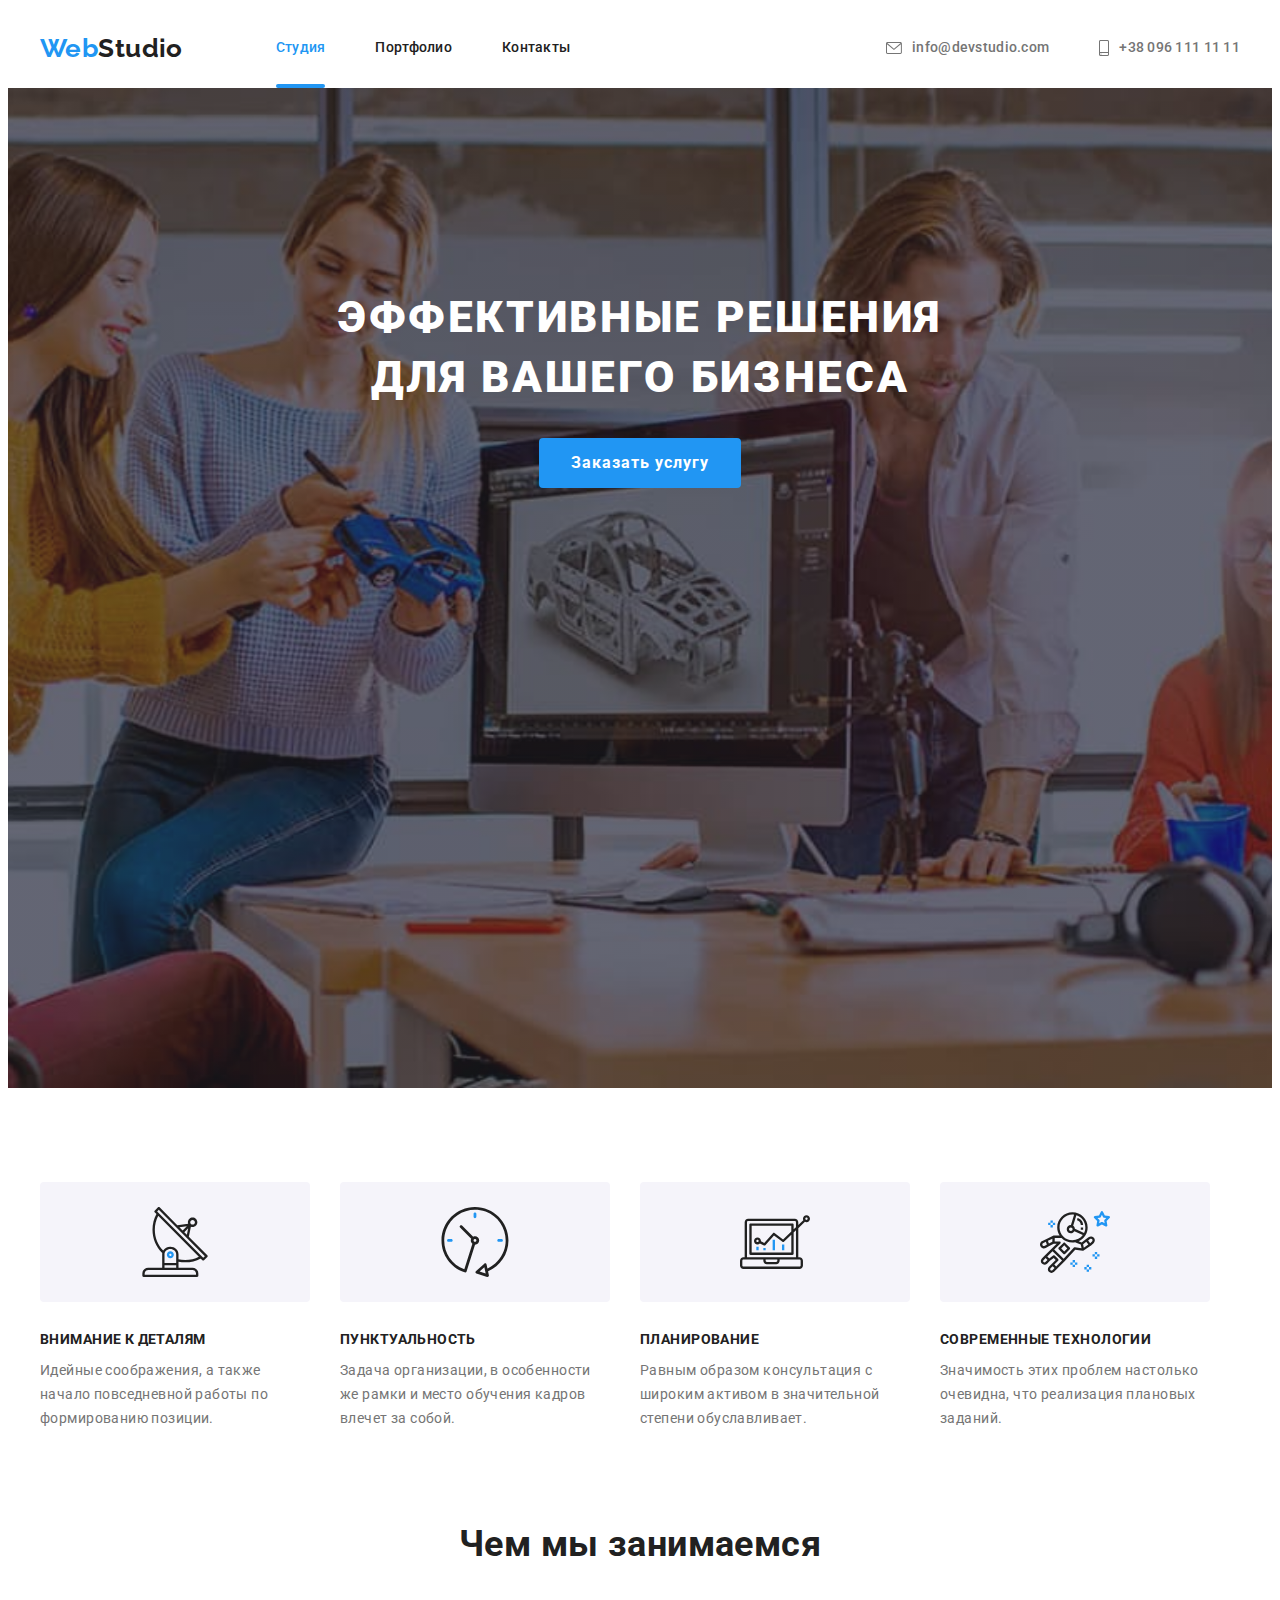
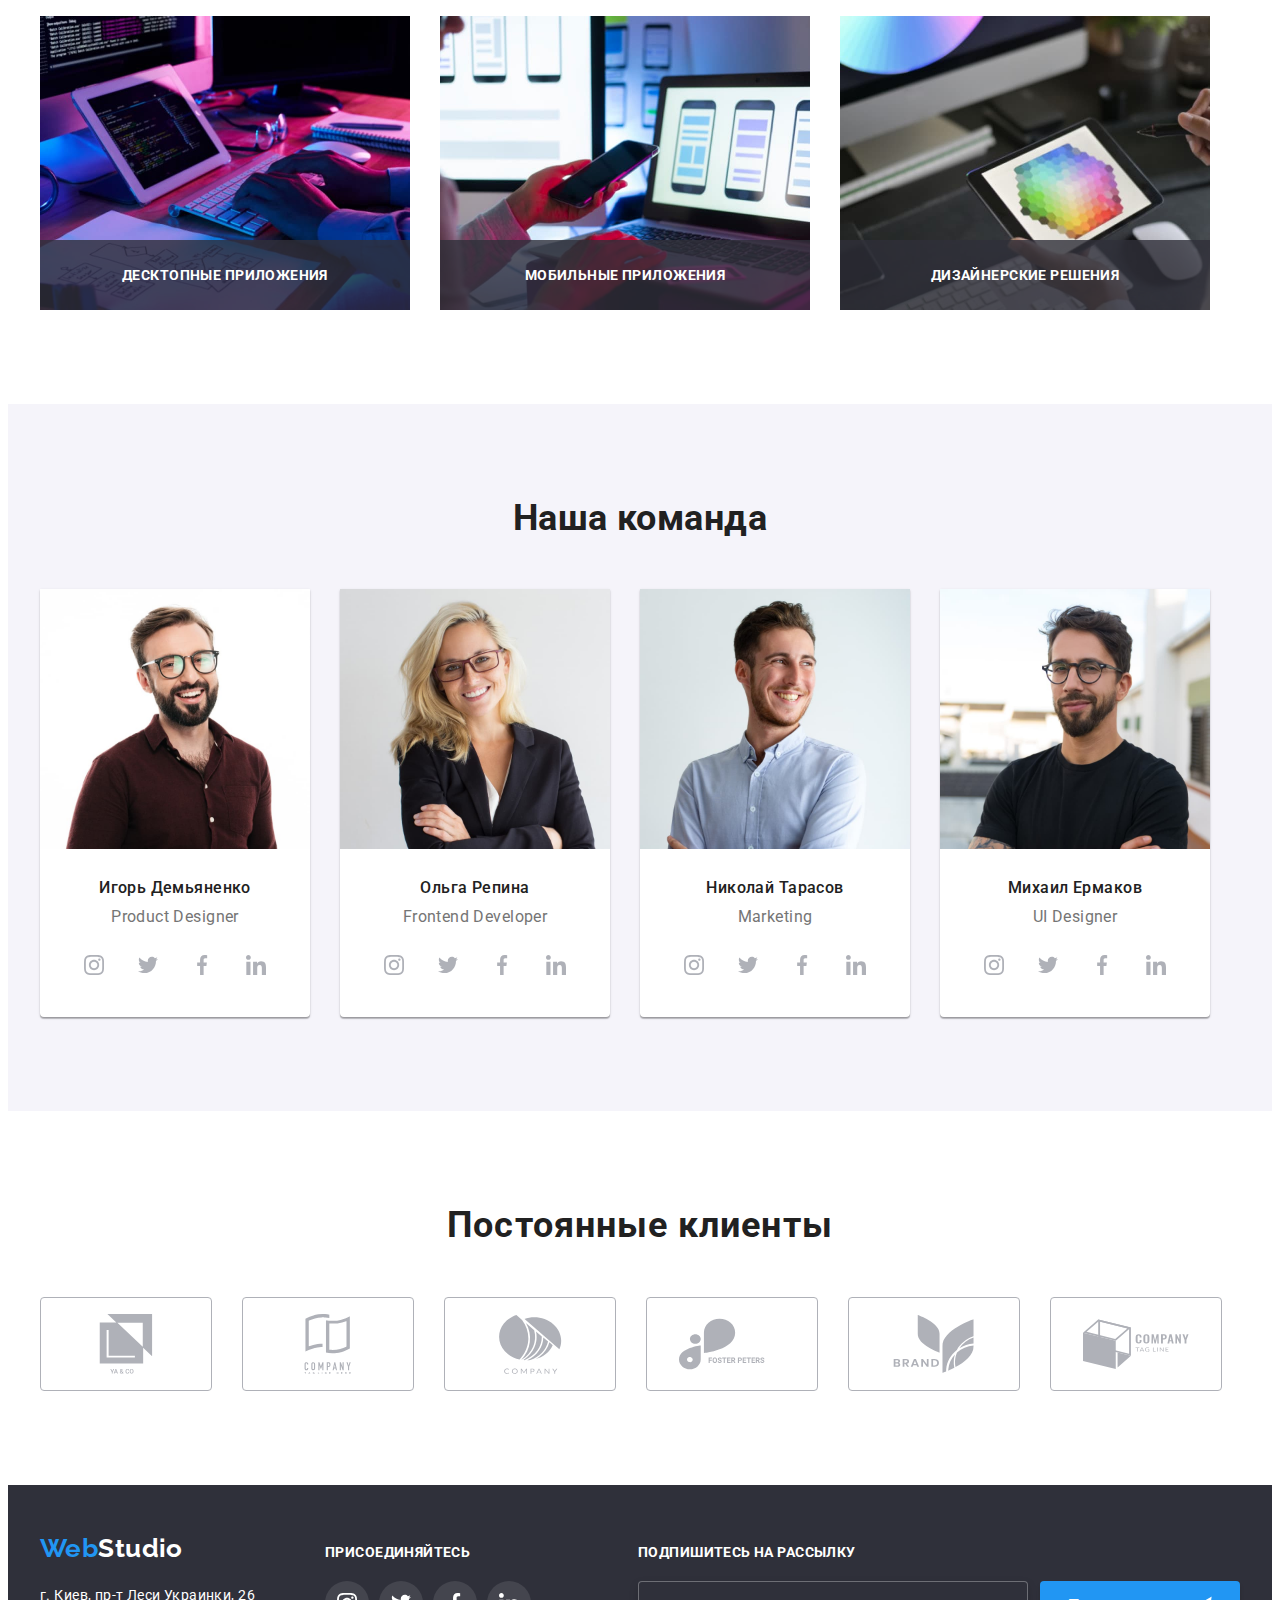
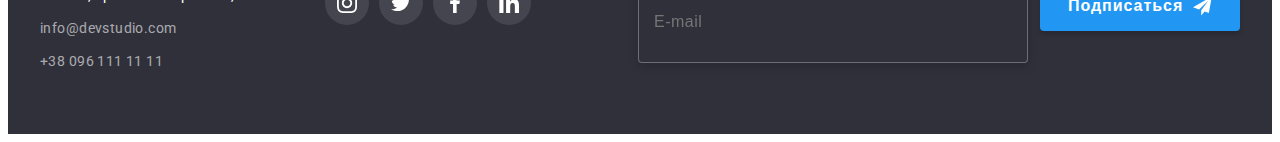
<file: index.html>
<!DOCTYPE html>
<html lang="ru">
	<head>
		<meta charset="UTF-8" />
		<meta http-equiv="X-UA-Compatible" content="IE=edge" />
		<meta name="viewport" content="width=device-width, initial-scale=1.0" />
		<title>Студия</title>
		<link
			rel="stylesheet"
			href="https://cdnjs.cloudflare.com/ajax/libs/modern-normalize/1.1.0/modern-normalize.min.css"
			integrity="sha512-wpPYUAdjBVSE4KJnH1VR1HeZfpl1ub8YT/NKx4PuQ5NmX2tKuGu6U/JRp5y+Y8XG2tV+wKQpNHVUX03MfMFn9Q=="
			crossorigin="anonymous"
			referrerpolicy="no-referrer"
		/>
		<link rel="stylesheet" href="./css/styles.css" />
		<link rel="preconnect" href="https://fonts.googleapis.com" />
		<link rel="preconnect" href="https://fonts.gstatic.com" crossorigin />
		<link
			href="https://fonts.googleapis.com/css2?family=Raleway:wght@700&family=Roboto:wght@400;500;700;900&display=swap"
			rel="stylesheet"
		/>
	</head>
	<body>
		<header>
			<div class="container heder-container">
				<nav class="nav">
					<a href="./index.html" class="link-name link" lang="en">
						<span class="span-name">Web</span>Studio</a>
					<ul class="nav-list list">
						<li class="nav-item"><a href="./index.html" class="nav-link link current">Студия</a></li>
						<li class="nav-item"><a href="./portfolio.html" class="nav-link link">Портфолио</a></li>
						<li class="nav-item"><a href="" class="nav-link link">Контакты</a></li>
					</ul>
				</nav>
				<ul class="nav-list list">
					<li class="nav-item">
						<a href="mailto:info@devstudio.com" class="contact link">
							<svg width="16" height="12" class="nav-svg">
								<use href="./images/icons.svg#envelope"></use>
							</svg>
							info@devstudio.com
						</a>
					</li>
					<li class="nav-item">
						<a href="tel:+380961111111" class="contact link">
							<svg width="10" height="16" class="nav-svg">
								<use href="./images/icons.svg#smartphone"></use>
							</svg>
							+38 096 111 11 11
						</a>
					</li>
				</ul>
			</div>
		</header>
		<main>
			<section class="herro-content">
				<div class="container">
					<h1 class="herro-title">Эффективные решения для вашего бизнеса</h1>
					<button type="button" class="herro-bth" data-modal-open >Заказать услугу</button>
					<div class="backdrop is-hidden" data-modal>
						<div  class="modal" > 
							<p class="title-modal"> Оставьте свои данные, мы вам перезвоним</p>
							<form name="signum-form" autocomplete="on" class="form-input">
								<div class="username">
									<label class="name-input"> <span class="name-input-title"> Имя</span>
										<input type="text" name="username" class="form-input-area" placeholder="введите ваше имя" required>
										<svg width="18" height="18" class="modal-icon">
										<use href="./images/icons.svg#person-black"></use>
										</svg>
									</label>
								</div>
								<div class="username">
									<label class="name-input"><span class="name-input-title">Телефон</span>
										<input type="tel" name="tel" class="form-input-area" title="+38(000)111 11 11"  placeholder="введите номер телефона" required>
										<svg width="18" height="18" class="modal-icon">
										<use href="./images/icons.svg#phone-black"></use>
										</svg>
									</label>
								</div>
								<div class="username">
									<label class="name-input"><span class="name-input-title">E-mail</span>
										<input type="email" name="email" class="form-input-area" pattern="[a-z0-9._%+-]+@[a-z0-9.-]+\.[a-z]{2, 4}$" placeholder="введите E-mail" required>
										<svg width="18" height="18" class="modal-icon">
										<use href="./images/icons.svg#email-black"></use>
										</svg>
									</label>
								</div>
								<label class="name-input"><span class="name-input-title">Коментарий</span>
									<textarea placeholder="Введите текст" rows="5" class="form-input-area feedback"></textarea>

								</label>
							<div class="modal-checkbox">
								<input  type="checkbox" class="custom-checkbox" id="checkbox" name="checkbox" required>
								<label for="checkbox" class="checkbox-accept"></label>
								<p class="checkbox-accept">Соглашаюсь с рассылкой и принимаю <span class="link-dogovor">&nbsp;Условия договора</span></p>
							</div>
							<button type="submit" class="modal-send-btn">отправить</button>
							</form>	
							
								<button class="close" data-modal-close ><svg width="18" height="18" class="svg-close" >
									<use href="./images/icons.svg#close"></use>
								</svg></button>
						</div>
					</div>
				</div>
			</section>
			<section class="advantages section">
				<div class="container">
					<h2 class="visually-hidden">Преимущества</h2>
					<ul class="advantages-list list">
						<li class="advantages-item">
							<div class="advantages-group">
							<svg width="70" height="70" class="advantages-icon">
								<use href="./images/icons.svg#antenna"></use>
							</svg>
							</div>
							<h3 class="advantages-title">Внимание к деталям</h3>
							<p class="advantages-content">
								Идейные соображения, а также начало повседневной работы по формированию позиции.
							</p>
						</li>
						<li class="advantages-item">
							<div class="advantages-group">
								<svg width="70" height="70" class="advantages-icon">
									<use href="./images/icons.svg#clock"></use>
								</svg>
							</div>
							<h3 class="advantages-title">Пунктуальность</h3>
							<p class="advantages-content">
								Задача организации, в особенности же рамки и место обучения кадров влечет за собой.
							</p>
						</li>
						<li class="advantages-item">
							<div class="advantages-group">
							<svg width="70" height="70" class="advantages-icon">
								<use href="./images/icons.svg#diagram"></use>
							</svg>
							</div>
							<h3 class="advantages-title">Планирование</h3>
							<p class="advantages-content">
								Равным образом консультация с широким активом в значительной степени обуславливает.
							</p>
						</li>
						<li class="advantages-item">
							<div class="advantages-group">
							<svg  width="70" height="70" class="advantages-icon">
								<use href="./images/icons.svg#astronaut"></use>
							</svg>
							</div>
							<h3 class="advantages-title">Современные технологии</h3>
							<p class="advantages-content">
								Значимость этих проблем настолько очевидна, что реализация плановых заданий.
							</p>
						</li>
					</ul>
				</div>
			</section>
			<section class="work section">
				<div class="container">
					<h2 class="work-title">Чем мы занимаемся</h2>
					<ul class="work-list list">
						<li class="work-item">
							<img src="./images/box1.jpg" alt="box1" width="370" class="work-content" />
							<p class="work-text">Десктопные приложения</p>
						</li>
						<li class="work-item">
							<img src="./images/box2.jpg" alt="box2" width="370" class="work-content" />
							<p class="work-text">Мобильные приложения</p>
						</li>
						<li class="work-item">
							<img src="./images/box3.jpg" alt="box3" width="370" class="work-content" />
							<p class="work-text">Дизайнерские решения</p>
						</li>
					</ul>
				</div>
			</section>
			<section class="section team">
				<div class="container">
					<h2 class="team-title">Наша команда</h2>
					<ul class="team-list list">
						<li class="team-item">
							<img src="./images/team_card1.jpg" alt="team_card1" width="270" class="team-content" />
							<div class="about-team">
								<h3 class="team-person">Игорь Демьяненко</h3>
								<p lang="en" class="team-positions">Product Designer</p>
								<section >
									<h2 class="visually-hidden">social-link</h2>
									<ul class="team-link list">
										<li><a href="" class="team-social"><svg class="team-icon">
											<use href="./images/icons.svg#instagram1"></use>
										</svg></a></li>
										<li ><a href="" class="team-social"><svg class="team-icon">
											<use href="./images/icons.svg#twitter1"></use>
										</svg></a></li>
										<li ><a href="" class="team-social"><svg class="team-icon">
											<use href="./images/icons.svg#facebook1"></use>
										</svg></a></li>
										<li ><a href="" class="team-social"><svg class="team-icon">
											<use href="./images/icons.svg#linkedin1"></use>
										</svg></a></li>
									</ul>
								</section>
							</div>
						</li>
						<li class="team-item">
							<img src="./images/team_card2.jpg" alt="team_card2" width="270" class="team-content" />
							<div class="about-team">
								<h3 class="team-person">Ольга Репина</h3>
								<p lang="en" class="team-positions">Frontend Developer</p>
								<section >
									<h2 class="visually-hidden">social-link</h2>
									<ul class="team-link list">
										<li><a href="" class="team-social"><svg class="team-icon">
											<use href="./images/icons.svg#instagram1"></use>
										</svg></a></li>
										<li ><a href="" class="team-social"><svg class="team-icon">
											<use href="./images/icons.svg#twitter1"></use>
										</svg></a></li>
										<li ><a href="" class="team-social"><svg class="team-icon">
											<use href="./images/icons.svg#facebook1"></use>
										</svg></a></li>
										<li ><a href="" class="team-social"><svg class="team-icon">
											<use href="./images/icons.svg#linkedin1"></use>
										</svg></a></li>
									</ul>
								</section>
							</div>
						</li>
						<li class="team-item">
							<img src="./images/team_card3.jpg" alt="team_card3" width="270" class="team-content" />
							<div class="about-team">
								<h3 class="team-person">Николай Тарасов</h3>
								<p lang="en" class="team-positions">Marketing</p>
								<section >
									<h2 class="visually-hidden">social-link</h2>
									<ul class="team-link list">
										<li><a href="" class="team-social"><svg class="team-icon">
											<use href="./images/icons.svg#instagram1"></use>
										</svg></a></li>
										<li ><a href="" class="team-social"><svg class="team-icon">
											<use href="./images/icons.svg#twitter1"></use>
										</svg></a></li>
										<li ><a href="" class="team-social"><svg class="team-icon">
											<use href="./images/icons.svg#facebook1"></use>
										</svg></a></li>
										<li ><a href="" class="team-social"><svg class="team-icon">
											<use href="./images/icons.svg#linkedin1"></use>
										</svg></a></li>
									</ul>
								</section>
							</div>
						</li>
						<li class="team-item">
							<img src="./images//team_card4.jpg" alt="team_card4" width="270" class="team-content" />
							<div class="about-team">
								<h3 class="team-person">Михаил Ермаков</h3>
								<p lang="en" class="team-positions">UI Designer</p>
								<section >
									<h2 class="visually-hidden">social-link</h2>
									<ul class="team-link list">
										<li><a href="" class="team-social"><svg class="team-icon">
											<use href="./images/icons.svg#instagram1"></use>
										</svg></a></li>
										<li ><a href="" class="team-social"><svg class="team-icon">
											<use href="./images/icons.svg#twitter1"></use>
										</svg></a></li>
										<li ><a href="" class="team-social"><svg class="team-icon">
											<use href="./images/icons.svg#facebook1"></use>
										</svg></a></li>
										<li ><a href="" class="team-social"><svg class="team-icon">
											<use href="./images/icons.svg#linkedin1"></use>
										</svg></a></li>
									</ul>
								</section>
							</div>
						</li>
					</ul>
				</div>
			</section>
			<section class="section client">
				<div class="container">
					<h2 class="client-title">Постоянные клиенты</h2>
						<ul class="client-list list">
							<li >
								<a href="" class="client-item"><svg width="106" height="60" class="client-icon">
									<use href="./images/icons.svg#Client1"></use>
								</svg></a>
							</li>
							<li >
								<a href="" class="client-item"><svg width="106" height="60" class="client-icon">
									<use href="./images/icons.svg#Client2"></use>
								</svg></a>
							</li>
							<li >
								<a href="" class="client-item"><svg width="106" height="60" class="client-icon">
									<use href="./images/icons.svg#Client3"></use>
								</svg></a>
							</li>
							<li >
								<a href="" class="client-item"><svg width="106" height="60" class="client-icon">
									<use href="./images/icons.svg#Client4"></use>
								</svg></a>
							</li>
							<li >
								<a href="" class="client-item"><svg width="106" height="60" class="client-icon">
									<use href="./images/icons.svg#Client5"></use>
								</svg></a>
							</li>
							<li >
								<a href="" class="client-item"><svg width="106" height="60" class="client-icon">
									<use href="./images/icons.svg#Client6"></use>
								</svg></a>
							</li>
						</ul>
				</div>
			</section>
		</main>
		<footer class="footer">
			<div class="container container-flex">
				<div>
					<a href="./index.html" class="footer-linkname" lang="en">
						<span class="span-name">Web</span>Studio</a>
						<section class="footer-link">
							<h2 class="visually-hidden">footer-link</h2>
							<address class="address">
								<ul class="address-list list">
									<li class="address-item">
										<a
											href="https://goo.gl/maps/BLAasnfPhCkBfBhN9"
											target="_blank"
											rel="noopener noreferrer"
											class="contact-map link"
										>
											г. Киев, пр-т Леси Украинки, 26
										</a>
									</li>
									<li class="address-item">
										<a href="mailto:info@devstudio.com" class="contact-footer link">info@devstudio.com</a>
									</li>
									<li class="address-item">
										<a href="tel:+380961111111" class="contact-footer link">+38 096 111 11 11</a>
									</li>
								</ul>
							</address>
						</section>
				</div>
			
				<div class="footer-section-social">
					<h2 class="footer-title-social">Присоединяйтесь</h2>
					<ul class="footer-list-social">
						<li class="footer-social"><a href="" class="footer-link-social"><svg class="footer-icon">
							<use href="./images/icons.svg#instagram1"></use>
						</svg></a></li>
						<li class="footer-social"><a href="" class="footer-link-social"><svg class="footer-icon">
							<use href="./images/icons.svg#twitter1"></use>
						</svg></a></li>
						<li class="footer-social"><a href="" class="footer-link-social"><svg class="footer-icon">
							<use href="./images/icons.svg#facebook1"></use>
						</svg></a></li>
						<li class="footer-social"><a href="" class="footer-link-social"><svg class="footer-icon">
							<use href="./images/icons.svg#linkedin1"></use>
						</svg></a></li>
					</ul>
				</div>
				<div class="footer-subscription">
					<p class="subscription-title">Подпишитесь на рассылку</p>
					<form class="subscription-contact">
						<input type="email" name="email" class="subscription-input" placeholder="E-mail" required pattern="[a-z0-9._%+-]+@[a-z0-9.-]+\.[a-z]{2, 4}$">
						<button type="submit" class="subscription-btn">подписаться
							<svg class="subscription-icon">
								<use href="./images/icons.svg#send"></use>
							</svg>
						</button>
					</form>
				</div>
			</div>
		</footer>
		<script src="./js/modal.js"></script>
	</body>
</html>
</file>
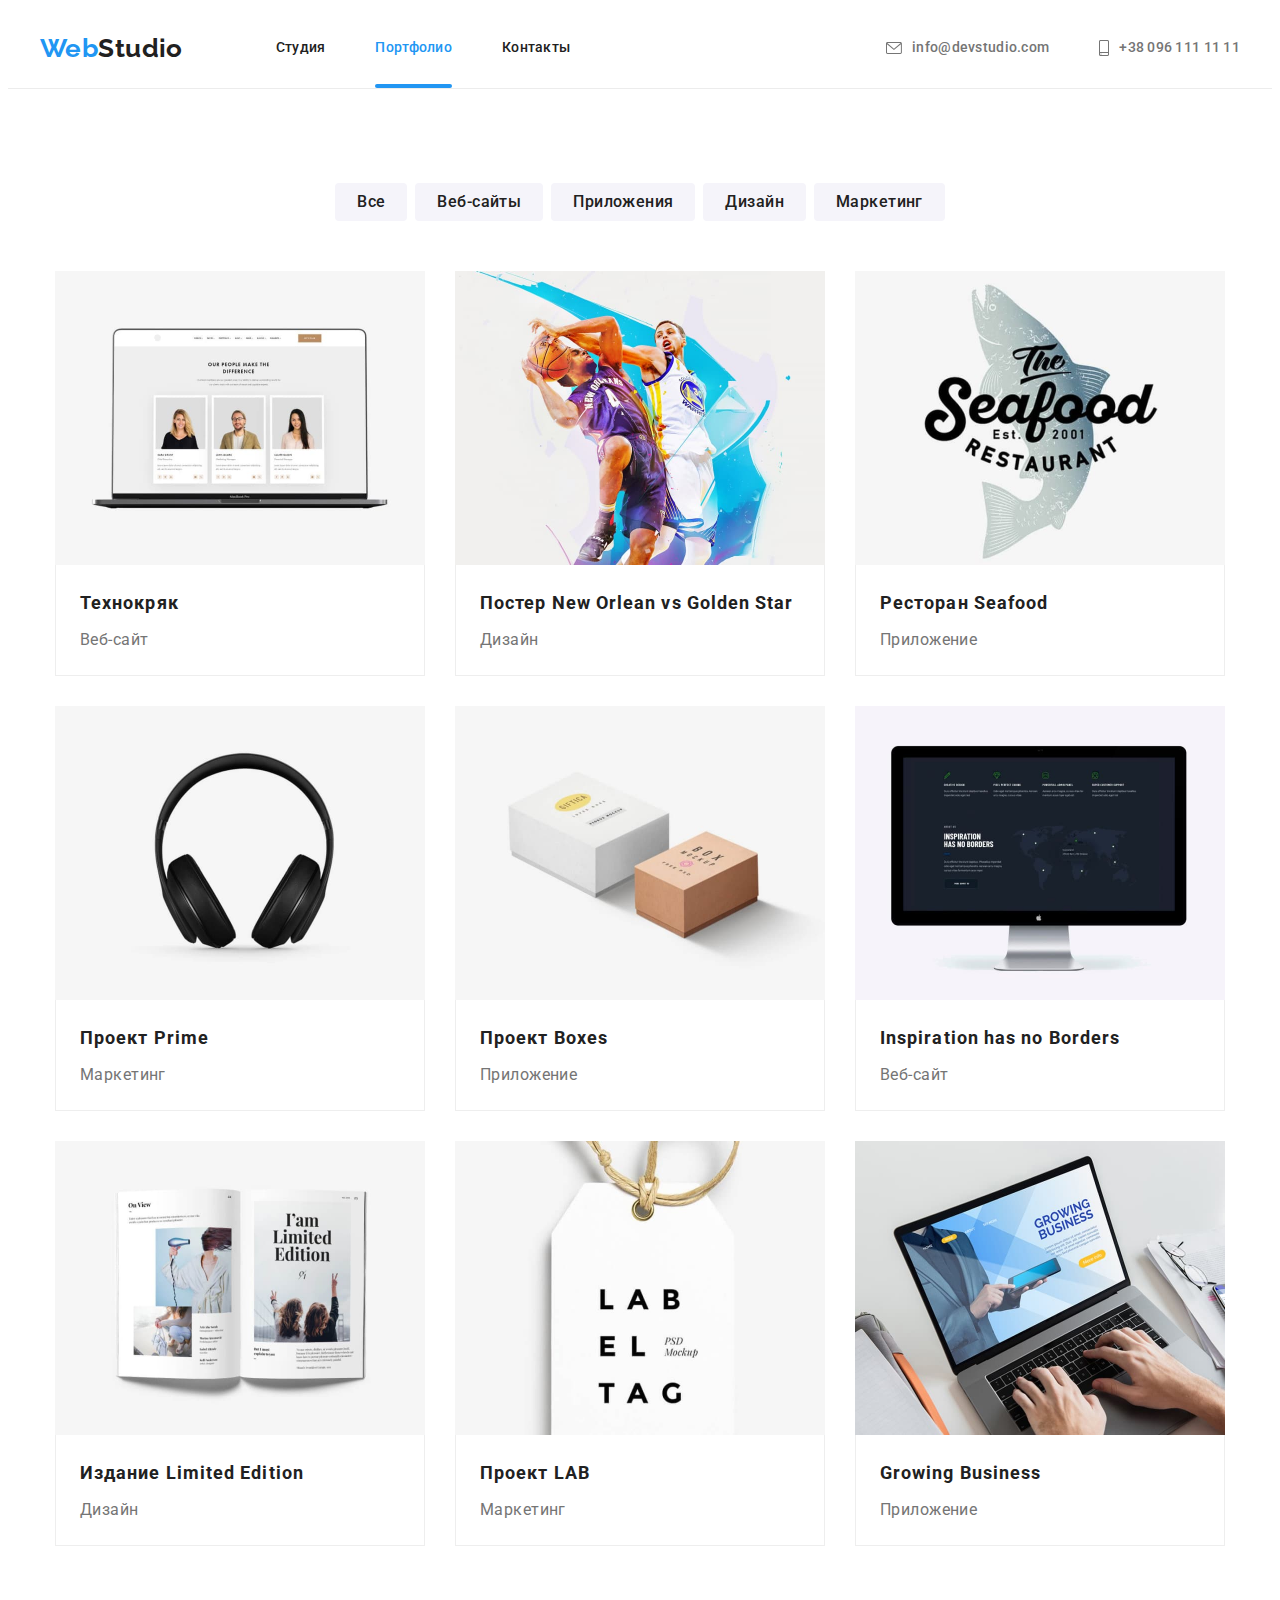
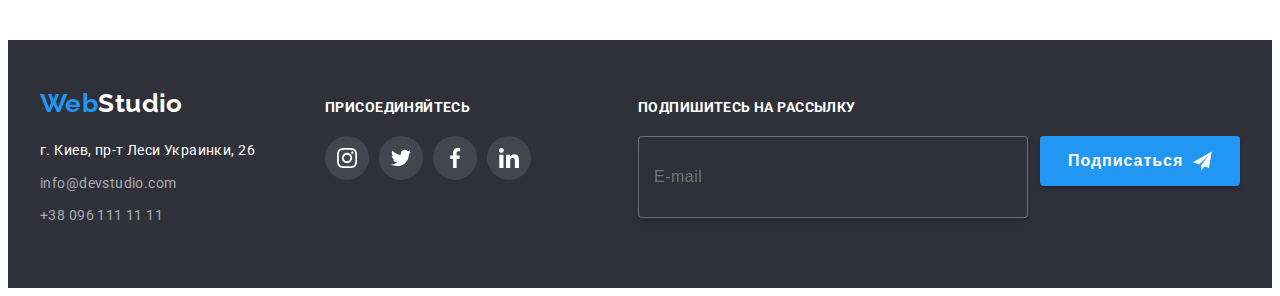
<file: portfolio.html>
<!DOCTYPE html>
<html lang="ru">
	<head>
		<meta charset="UTF-8" />
		<meta http-equiv="X-UA-Compatible" content="IE=edge" />
		<meta name="viewport" content="width=device-width, initial-scale=1.0" />
		<title>Портфолио</title>
		<link
			rel="stylesheet"
			href="https://cdnjs.cloudflare.com/ajax/libs/modern-normalize/1.1.0/modern-normalize.min.css"
			integrity="sha512-wpPYUAdjBVSE4KJnH1VR1HeZfpl1ub8YT/NKx4PuQ5NmX2tKuGu6U/JRp5y+Y8XG2tV+wKQpNHVUX03MfMFn9Q=="
			crossorigin="anonymous"
			referrerpolicy="no-referrer"
		/>
		<link rel="stylesheet" href="./css/styles.css" />
		<link rel="preconnect" href="https://fonts.googleapis.com" />
		<link rel="preconnect" href="https://fonts.gstatic.com" crossorigin />
		<link
			href="https://fonts.googleapis.com/css2?family=Raleway:wght@700&family=Roboto:wght@400;500;700;900&display=swap"
			rel="stylesheet"
		/>
	</head>
	<body>
		<header class="header">
			<div class="container heder-container">
				<nav class="nav">
					<a href="./index.html" class="link-name link" lang="en">
						<span class="span-name">Web</span>Studio</a>
					<ul class="nav-list list">
						<li class="nav-item"><a href="./index.html" class="nav-link link">Студия</a></li>
						<li class="nav-item"><a href="./portfolio.html" class="nav-link link current">Портфолио</a></li>
						<li class="nav-item"><a href="" class="nav-link link">Контакты</a></li>
					</ul>
				</nav>
				<ul class="nav-list list">
					<li class="nav-item">
						<a href="mailto:info@devstudio.com" class="contact link">
							<svg width="16" height="12" class="nav-svg">
								<use href="./images/icons.svg#envelope"></use>
							</svg>
							info@devstudio.com
						</a>
					</li>
					<li class="nav-item">
						<a href="tel:+380961111111" class="contact link">
							<svg width="10" height="16" class="nav-svg">
								<use href="./images/icons.svg#smartphone"></use>
							</svg>
							+38 096 111 11 11
						</a>
					</li>
				</ul>
			</div>
		</header>
		<main>
			<section class="section">
				<div class="container">
					<h1 class="visually-hidden">Filter portfolio</h1>
					<ul class="project-btnfilter list">
						<li class="project-item"><button type="button" class="project-btn">Все</button></li>
						<li class="project-item"><button type="button" class="project-btn">Веб-сайты</button></li>
						<li class="project-item"><button type="button" class="project-btn">Приложения</button></li>
						<li class="project-item"><button type="button" class="project-btn">Дизайн</button></li>
						<li class="project-item"><button type="button" class="project-btn">Маркетинг</button></li>
					</ul>
					<ul class="project-filter list">
						<li class="project-content">
							<a href="" class="project-link link">
								<div class="hiden-tumb">
									<img src="./images/project1.jpg" alt="project1" width="370" />
									<div class="project-tumb">
										<p>
											Ресурс предлагает комплексные предложения с разным уровнем функционала и сервисов. Все это
											позволит посетителю получить исчерпывающие сведения о компании или частном лице.
										</p>
									</div>
								</div>
							
								<div class="project-about">
									<h2 class="project-title">Технокряк</h2>
									<p class="project-view">Веб-сайт</p>
								</div>
							</a>	
						</li>
						<li class="project-content">
							<a href="" class="project-link link">
								<div class="hiden-tumb">
									<img src="./images/project2.jpg" alt="project2" width="370" />
									<div class="project-tumb">
											<p>
												Lorem ipsum, dolor sit amet consectetur adipisicing elit. Perferendis reprehenderit veniam, iure suscipit ab alias aperiam tempora repellendus fugiat dicta.
											</p>
									</div>
								</div>
								<div class="project-about">
									<h2 class="project-title">Постер New Orlean vs Golden Star</h2>
									<p class="project-view">Дизайн</p>
								</div>
							</a>
						</li>
						<li class="project-content">
							<a href="" class="project-link link">
									<div class="hiden-tumb">
										<img  src="./images/project3.jpg" alt="project3" width="370" />
										<div class="project-tumb">
												<p>
													Lorem ipsum, dolor sit amet consectetur adipisicing elit. Perferendis reprehenderit veniam, iure suscipit ab alias aperiam tempora repellendus fugiat dicta.
												</p>
										</div>
									</div>
								<div class="project-about">
									<h2 class="project-title">Ресторан Seafood</h2>
									<p class="project-view">Приложение</p>
								</div>
							</a>
						</li>
						<li class="project-content">
							<a href="" class="project-link link">
								<div class="hiden-tumb">
									<img src="./images/project4.jpg" alt="project4" width="370" />
									<div class="project-tumb">
												<p>
													Lorem ipsum, dolor sit amet consectetur adipisicing elit. Perferendis reprehenderit veniam, iure suscipit ab alias aperiam tempora repellendus fugiat dicta.
												</p>
										</div>
								</div>
								<div class="project-about">
									<h2 class="project-title">Проект Prime</h2>
									<p class="project-view">Маркетинг</p>
								</div>
							</a>
						</li>
						<li class="project-content">
							<a href="" class="project-link link">
								<div class="hiden-tumb">
									<img src="./images/project5.jpg" alt="project5" width="370" />
									<div class="project-tumb">
												<p>
													Lorem ipsum, dolor sit amet consectetur adipisicing elit. Perferendis reprehenderit veniam, iure suscipit ab alias aperiam tempora repellendus fugiat dicta.
												</p>
										</div>
								</div>
								<div class="project-about">
									<h2 class="project-title">Проект Boxes</h2>
									<p class="project-view">Приложение</p>
								</div>
							</a>
						</li>
						<li class="project-content">
							<a href="" class="project-link link">
								<div class="hiden-tumb">
									<img src="./images/project6.jpg" alt="project6" width="370" />
									<div class="project-tumb">
												<p>
													Lorem ipsum, dolor sit amet consectetur adipisicing elit. Perferendis reprehenderit veniam, iure suscipit ab alias aperiam tempora repellendus fugiat dicta.
												</p>
										</div>
								</div>
								<div class="project-about">
									<h2 class="project-title" lang="en">Inspiration has no Borders</h2>
									<p class="project-view">Веб-сайт</p>
								</div>
							</a>
						</li>
						<li class="project-content">
							<a href="" class="project-link link">
								<div class="hiden-tumb">
									<img src="./images/project7.jpg" alt="project7" width="370" />
									<div class="project-tumb">
												<p>
													Lorem ipsum, dolor sit amet consectetur adipisicing elit. Perferendis reprehenderit veniam, iure suscipit ab alias aperiam tempora repellendus fugiat dicta.
												</p>
										</div>
								</div>
								<div class="project-about">
									<h2 class="project-title">Издание Limited Edition</h2>
									<p class="project-view">Дизайн</p>
								</div>
							</a>
						</li>
						<li class="project-content">
							<a href="" class="project-link link">
								<div class="hiden-tumb">
									<img src="./images/project8.jpg" alt="project8" width="370" />
									<div class="project-tumb">
												<p >
													Lorem ipsum, dolor sit amet consectetur adipisicing elit. Perferendis reprehenderit veniam, iure suscipit ab alias aperiam tempora repellendus fugiat dicta.
												</p>
										</div>
								</div>
								<div class="project-about">
									<h2 class="project-title">Проект LAB</h2>
									<p class="project-view">Маркетинг</p>
								</div>
							</a>
						</li>
						<li class="project-content">
							<a href="" class="project-link link">
								<div class="hiden-tumb">
									<img src="./images/project9.jpg" alt="project9" width="370" />
									<div class="project-tumb">
												<p>
													Lorem ipsum, dolor sit amet consectetur adipisicing elit. Perferendis reprehenderit veniam, iure suscipit ab alias aperiam tempora repellendus fugiat dicta.
												</p>
										</div>
								</div>
								<div class="project-about">
									<h2 class="project-title" lang="en">Growing Business</h2>
									<p class="project-view">Приложение</p>
								</div>
							</a>
						</li>
					</ul>
				</div>
			</section>
		</main>
		<footer class="footer">
			<div class="container container-flex">
				<div>
					<a href="./index.html" class="footer-linkname" lang="en">
						<span class="span-name">Web</span>Studio</a>
					<section class="footer-link">
						<h2 class="visually-hidden">footer-link</h2>
						<address class="address">
							<ul class="address-list list">
								<li class="address-item">
									<a
										href="https://goo.gl/maps/BLAasnfPhCkBfBhN9"
										target="_blank"
										rel="noopener noreferrer"
										class="contact-map link"
									>
										г. Киев, пр-т Леси Украинки, 26
									</a>
								</li>
								<li class="address-item">
									<a href="mailto:info@devstudio.com" class="contact-footer link">info@devstudio.com</a>
								</li>
								<li class="address-item">
									<a href="tel:+380961111111" class="contact-footer link">+38 096 111 11 11</a>
								</li>
							</ul>
						</address>
					</section>
				</div>

				<section class="footer-section-social">
					<h2 class="footer-title-social">Присоединяйтесь</h2>
					<ul class="footer-list-social">
						<li class="footer-social">
							<a href="" class="footer-link-social">
								<svg class="footer-icon">
									<use href="./images/icons.svg#instagram1"></use>
								</svg>
							</a>
						</li>
						<li class="footer-social">
							<a href="" class="footer-link-social">
								<svg class="footer-icon">
									<use href="./images/icons.svg#twitter1"></use>
								</svg>
							</a>
						</li>
						<li class="footer-social">
							<a href="" class="footer-link-social">
								<svg class="footer-icon">
									<use href="./images/icons.svg#facebook1"></use>
								</svg>
							</a>
						</li>
						<li class="footer-social">
							<a href="" class="footer-link-social">
								<svg class="footer-icon">
									<use href="./images/icons.svg#linkedin1"></use>
								</svg>
							</a>
						</li>
					</ul>
				</section>
				<section class="footer-subscription">
					<h2 class="subscription-title">Подпишитесь на рассылку</h2>
					<div class="subscription-contact">
						<input type="email" name="email" class="subscription-input" placeholder="E-mail" required pattern="[a-z0-9._%+-]+@[a-z0-9.-]+\.[a-z]{2, 4}$">
						<button type="button" class="subscription-btn">Подписаться
							<svg class="subscription-icon">
								<use href="./images/icons.svg#send"></use>
							</svg>
						</button>
					</div>
				</section>
			</div>
		</footer>
	</body>
</html>
</file>
<file: css/styles.css>
:root {
	--color-primary-text: #757575;
	--color-secondary-text: #212121;
	--color-akcent: #2196f3;
	--primary-color: #fff;
	--secondary-backgraund: #2f303a;
	--color-border: #ececec;
	--color-background: #f5f4fa;
	--color-btn-hover: #188ce8;
	--color-icon: #afb1b8;
	--background-footer-icon: rgba(255, 255, 255, 0.1);
	--background-hero: #c4c4c4;
	--primary-font-size: 14px;
}

body {
	font-family: "Roboto", sans-serif;
	background-color: var(--primary-color);
	color: var(--color-primary-text);
	font-size: var(--primary-font-size);
	letter-spacing: 0.03em;
}

h1,
h2,
h3,
h4,
h5,
h6,
p {
	margin: 0;
}
img {
	display: block;
	max-width: 100%;
	height: auto;
}
address,
a {
	font-style: normal;
}
li {
	list-style: none;
}
ul {
	padding: 0;
	margin: 0;
}
.container {
	margin: 0 auto;
	width: 1200px;
	padding: 0 15px;
}
.section {
	padding-top: 94px;
	padding-bottom: 94px;
}
.list {
	list-style: none;
	padding-left: 0;
	margin: 0;
}
.link {
	text-decoration: none;
}
/* ---------------------------------------styles header -----------------------------------------*/

.link-name {
	font-family: "Raleway", sans-serif;
	font-weight: 700;
	font-size: 26px;
	line-height: 1.19;
	color: var(--color-secondary-text);
	margin-right: 93px;
}
.span-name {
	color: var(--color-akcent);
}
.nav-link {
	position: relative;
	font-weight: 500;
	font-size: var(--primary-font-size);
	line-height: 1.14;
	letter-spacing: 0.02em;
	color: var(--color-secondary-text);
	display: block;
	padding: 32px 0;
	transition-property: color;
	transition-duration: 250ms;
	transition-timing-function: cubic-bezier(0.4, 0, 0.2, 1);
}
.nav-link:hover,
.nav-link:focus {
	color: var(--color-akcent);
	outline: none;
}

.heder-container,
.nav,
.nav-list {
	display: flex;
	align-items: center;
}
.nav {
	margin-right: auto;
}

.contact {
	font-family: inherit;
	font-weight: 500;
	display: flex;
	align-items: center;
	font-style: normal;
	font-size: var(--primary-font-size);
	line-height: 1.14;
	letter-spacing: 0.02em;
	color: var(--color-primary-text);
	padding: 32px 0;
	transition-property: color;
	transition-duration: 250ms;
	transition-timing-function: cubic-bezier(0.4, 0, 0.2, 1);
}
.contact:hover,
.contact:focus {
	color: var(--color-akcent);
	outline: none;
}

.header {
	border-bottom: 1px solid var(--color-border);
}

.nav-item:not(:last-child) {
	margin-right: 50px;
}

.current {
	color: var(--color-akcent);
}

.current::after {
	position: absolute;
	bottom: 0;
	content: "";
	display: block;
	width: 100%;
	height: 4px;
	background-color: var(--color-akcent);
	border-radius: 2px;
}

.nav-svg {
	fill: currentColor;
	margin-right: 10px;
}

/* -------------------------------------styles main Studio ---------------------------------*/

.herro-content {
	background-image: linear-gradient(to right, rgba(47, 48, 58, 0.4), rgba(47, 48, 58, 0.4)), url(../images/img-hero.jpg);
	background-color: var(--background-hero);
	background-repeat: no-repeat;
	background-size: cover;
	background-position: center;
	max-width: 1600px;
	height: 600px;
	padding: 200px 0;
	margin: 0 auto;
}
.herro-title {
	font-weight: 900;
	font-size: 44px;
	line-height: 1.36;
	margin: 0 auto;
	margin-bottom: 30px;
	text-align: center;
	letter-spacing: 0.06em;
	text-transform: uppercase;
	color: var(--primary-color);
	width: 696px;
}
.herro-bth {
	display: block;
	font-family: inherit;
	font-weight: 700;
	font-size: 16px;
	line-height: 1.88;
	letter-spacing: 0.06em;
	padding: 10px 32px;
	background-color: var(--color-akcent);
	color: var(--primary-color);
	cursor: pointer;
	border: none;
	border-radius: 4px;
	min-width: 200px;
	margin: 0 auto;
	transition-property: background-color, box-shadow;
	transition-duration: 250ms;
	transition-timing-function: cubic-bezier(0.4, 0, 0.2, 1);
}
.herro-bth:hover,
.herro-bth:focus {
	background-color: var(--color-btn-hover);
	box-shadow: 0px 4px 4px rgba(0, 0, 0, 0.15);
}
.backdrop.is-hidden {
	opacity: 0;
	pointer-events: none;
	transition: opacity 250ms cubic-bezier(0.4, 0, 0.2, 1);
}
.backdrop {
	position: fixed;
	top: 0;
	left: 0;
	width: 100%;
	height: 100%;
	background: rgba(0, 0, 0, 0.2);
	opacity: 1;
	transition: opacity 250ms cubic-bezier(0.4, 0, 0.2, 1);
}
.modal {
	position: fixed;
	top: 50%;
	left: 50%;
	width: 528px;
	height: 581px;
	box-shadow: 0px 1px 3px rgba(0, 0, 0, 0.12), 0px 1px 1px rgba(0, 0, 0, 0.14), 0px 2px 1px rgba(0, 0, 0, 0.2);
	border-radius: 4px;
	background-color: var(--primary-color);
	transform: translate(-50%, -50%) scale(1);
	transition: opacity 1050ms cubic-bezier(0.4, 0, 0.2, 1);
	padding: 40px;
}
.modal > span {
	font-size: 35px;
}
.title-modal {
	font-weight: 700;
	font-size: 20px;
	line-height: 1.5;
	letter-spacing: 0.03em;
	color: var(--color-secondary-text);
	margin-bottom: 12px;
}
.name-input {
	text-align: left;
	font-size: 12px;
	line-height: calc(14 / 12);
	letter-spacing: 0.01em;
	color: var(--color-primary-text);
}
.name-input-title {
	display: block;
	margin-bottom: 4px;
}
.username {
	position: relative;
	margin-bottom: 10px;
}
.modal-icon {
	position: absolute;
	top: 29px;
	left: 11px;
	transition-property: fill, border-color;
	transition-duration: 250ms;
	transition-timing-function: cubic-bezier(0.4, 0, 0.2, 1);
}
.form-input-area {
	width: 448px;
	height: 40px;
	border: 1px solid rgba(33, 33, 33, 0.2);
	border-radius: 4px;
	
	padding-left: 30px;
	transition-property: fill, border-color;
	transition-duration: 250ms;
	transition-timing-function: cubic-bezier(0.4, 0, 0.2, 1);
}
.form-input-area:focus,
.form-input-area:focus + .modal-icon,
.form-input-area:hover,
.form-input-area:hover + .modal-icon   {
	fill: var(--color-akcent);
	outline: none;
	border-color:var(--color-akcent) ;
}

.feedback {
	height: 120px;
	padding: 12px 16px;
	margin-bottom: 20px;
	color: var(--color-primary-text);
	resize: none;
}
.modal-checkbox {
	display: flex;
	align-items: center;
	gap: 8px;
	border: none;
	margin-bottom: 30px;
}
.custom-checkbox {
	position: absolute;
	z-index: -1;
	opacity: 0;
}
.custom-checkbox + label {
	display: inline-flex;
	align-items: center;
}
.custom-checkbox + label::before {
	content: "";
	width: 16px;
	height: 15px;
	border: 2px solid var(--color-secondary-text);
	border-radius: 4px;
	background-size: 100%;
	box-shadow: 0px 4px 4px rgba(0, 0, 0, 0.25);
	transition-property: background-color, box-shadow;
	transition-duration: 250ms;
	transition-timing-function: cubic-bezier(0.4, 0, 0.2, 1);
}
.custom-checkbox:checked + label::before {
	border-color: #0b76ef;
	background-color: #0b76ef;
	background-image: url("data:image/svg+xml,%3csvg xmlns='http://www.w3.org/2000/svg' viewBox='0 0 8 8'%3e%3cpath fill='%23fff' d='M6.564.75l-3.59 3.612-1.538-1.55L0 4.26 2.974 7.25 8 2.193z'/%3e%3c/svg%3e");
}
.checkbox-accept {
	font-size: var(--primary-font-size);
	line-height: calc(24 / 14);
	letter-spacing: 0.03em;
	
}
.link-dogovor {
	color: var(--color-akcent);
	text-decoration: underline;
	cursor: pointer;
}
.modal-send-btn {
	display: flex;
	align-items: center;
	justify-content: center;
	min-width: 200px;
	padding: 10px 55px;
	background: var(--color-akcent);
	color: var(--primary-color);
	font-weight: 700;
	font-size: 16px;
	line-height: calc(30 / 16);
	letter-spacing: 0.06em;
	text-transform:capitalize;
	border: none;
	border-radius: 4px;
	cursor: pointer;
	margin: 0 auto;
	transition-property: background-color, box-shadow;
	transition-duration: 250ms;
	transition-timing-function: cubic-bezier(0.4, 0, 0.2, 1);
}
.modal-send-btn:hover,
.modal-send-btn:focus {
	background-color: var(--color-btn-hover);
	box-shadow: 0px 4px 4px rgba(0, 0, 0, 0.15);
	outline: none;
}
.close {
	position: absolute;
	top: 0;
	right: 0;
	background-color: var(--primary-color);
	border: 1px solid rgba(0, 0, 0, 0.1);
	width: 30px;
	height: 30px;
	border-radius: 50%;
	margin: 8px;
	display: block;
	cursor: pointer;
	transition-property: fill;
	transition-duration: 250ms;
	transition-timing-function: cubic-bezier(0.4, 0, 0.2, 1);
}
.svg-close {
	fill: var(--color-secondary-text);
	width: 100%;
	height: 100%;
	transition-property: fill;
	transition-duration: 250ms;
	transition-timing-function: cubic-bezier(0.4, 0, 0.2, 1);
	
}
.svg-close:hover,
.svg-close:focus,
.close:focus,
.close:focus use {
	outline: none;
	fill: var(--color-akcent);
}
.visually-hidden {
	position: absolute;
	width: 1px;
	height: 1px;
	margin: -1px;
	border: 0;
	padding: 0;
	white-space: nowrap;
	clip-path: inset(100%);
	clip: rect(0 0 0 0);
	overflow: hidden;
}
.advantages-title {
	font-weight: 700;
	font-size: var(--primary-font-size);
	line-height: 1.14;
	text-transform: uppercase;
	color: var(--color-secondary-text);
	margin-bottom: 10px;
}
.advantages-item:not(:last-child) {
	margin-right: 30px;
}
.advantages-list {
	display: flex;
}
.advantages-content {
	line-height: 24px;
	width: 270px;
}
.advantages-group {
	margin-bottom: 30px;
	background: var(--color-background);
	border-radius: 4px;
	width: 270px;
	height: 120px;
	display: flex;
	align-items: center;
	justify-content: center;
}
.advantages-icon {
	object-fit: cover;
}

.team {
	background-color: var(--color-background);
}
.work-title,
.team-title {
	font-weight: 700;
	font-size: 36px;
	line-height: 1.16;
	color: var(--color-secondary-text);
	margin-bottom: 50px;
	text-align: center;
}
.work-item {
	position: relative;
	z-index: -1;
}
.work-text {
	position: absolute;
	bottom: 0;
	width: 100%;
	font-weight: 700;
	font-size: 14px;
	line-height: 1.14;
	text-align: center;
	line-height: 70px;
	letter-spacing: 0.03em;
	text-transform: uppercase;
	color: var(--primary-color);
	background: rgba(47, 48, 58, 0.8);
	height: 70px;
}
.work-list,
.team-list {
	display: flex;
}
.work {
	padding-top: 0;
}
.work-item:not(:last-child) {
	margin-right: 30px;
}

.team-person {
	font-weight: 500;
	font-size: 16px;
	line-height: 1.18;
	color: var(--color-secondary-text);
	margin-bottom: 10px;
	text-align: center;
}
.about-team {
	padding: 30px 0;
}
.team-positions {
	font-size: 16px;
	line-height: 1.18;
	text-align: center;
	margin-bottom: 16px;
}
.team-item:not(:last-child) {
	margin-right: 30px;
}
.team-item {
	box-shadow: 0px 1px 3px rgba(0, 0, 0, 0.12), 0px 1px 1px rgba(0, 0, 0, 0.14), 0px 2px 1px rgba(0, 0, 0, 0.2);
	border-radius: 0px 0px 4px 4px;
	background: var(--primary-color);
}
.team-link {
	display: flex;
	margin: 0 auto;
	width: 206px;
	gap: 10px;
}
.team-social {
	color: var(--color-icon);
	width: 44px;
	height: 44px;
	border: none;
	border-radius: 50%;
	cursor: pointer;
	display: flex;
	align-items: center;
	justify-content: center;
	transition-property: background-color, color, filter;
	transition-duration: 250ms;
	transition-timing-function: cubic-bezier(0.4, 0, 0.2, 1);
}
.team-social:hover,
.team-social:focus {
	background-color: var(--color-akcent);
	color: var(--primary-color);
	filter: drop-shadow(0px 4px 4px rgba(0, 0, 0, 0.25));
	outline: none;
}
.team-icon {
	fill: currentColor;
	width: 20px;
	height: 20px;
	cursor: pointer;
}

.client-title {
	font-weight: 700;
	font-size: 36px;
	line-height: 1.16;
	text-align: center;
	letter-spacing: 0.03em;
	color: var(--color-secondary-text);
	margin-bottom: 50px;
}

.client-list {
	display: flex;
	gap: 30px;
}
.client-item {
	/* display: block; */
	width: 170px;
	height: 92px;
	border: 1px solid var(--color-icon);
	color: var(--color-icon);
	border-radius: 4px;
	display: flex;
	align-items: center;
	justify-content: center;
	transition-property: color, border;
	transition-duration: 250ms;
	transition-timing-function: cubic-bezier(0.4, 0, 0.2, 1);
}
.client-item:hover,
.client-item:focus {
	color: var(--color-akcent);
	border: 1px solid var(--color-akcent);
	outline: none;
}
.client-icon {
	fill: currentColor;
	object-fit: cover;
}

/* ----------------------------styles main Portfolio ----------------------------*/

.project-btn {
	font-family: inherit;
	font-style: normal;
	font-weight: 500;
	font-size: 16px;
	line-height: 1.62;
	text-align: center;
	letter-spacing: inherit;
	color: var(--color-secondary-text);
	background-color: var(--color-background);
	border: none;
	border-radius: 4px;
	padding: 6px 22px;
	cursor: pointer;
	transition-property: background-color, color, box-shadow;
	transition-duration: 250ms;
	transition-timing-function: cubic-bezier(0.4, 0, 0.2, 1);
}
.project-item:not(:last-child) {
	margin-right: 8px;
}
.project-btn:hover,
.project-btn:focus {
	color: var(--primary-color);
	background-color: var(--color-akcent);
	box-shadow: 0px 3px 1px rgba(0, 0, 0, 0.1), 0px 1px 2px rgba(0, 0, 0, 0.08), 0px 2px 2px rgba(0, 0, 0, 0.12);
	outline: none;
}
.project-filter {
	display: flex;
	flex-wrap: wrap;
	justify-content: center;
}
.project-btn:not(:last-child) {
	margin-right: 8px;
}
.project-btnfilter {
	display: flex;
	justify-content: center;
	margin-bottom: 50px;
}
.project-link {
	display: block;
	position: relative;
	overflow: hidden;
	transition-property: color, box-shadow;
	transition-duration: 250ms;
	transition-timing-function: cubic-bezier(0.4, 0, 0.2, 1);
}
.hiden-tumb {
	position: relative;
	overflow: hidden;
}
.project-tumb {
	position: absolute;
	top: 0;
	left: 0;
	width: 100%;
	height: 100%;
	background-color: rgba(33, 150, 243, 0.9);
	transform: translatey(100%);
	transition: transform 250ms;
	text-align: center;
	font-size: 18px;
	line-height: 2;
	color: var(--primary-color);
	letter-spacing: 0.03em;
	display: flex;
	align-items: center;
}

.hiden-tumb:hover .project-tumb {
	transform: translatey(0%);
}

.project-link:hover,
.project-link:focus {
	color: var(--color-akcent);
	box-shadow: 0px 1px 1px rgba(0, 0, 0, 0.12), 0px 4px 4px rgba(0, 0, 0, 0.06), 1px 4px 6px rgba(0, 0, 0, 0.16);
	outline: none;
}
.project-title {
	font-size: 18px;
	line-height: 2;
	letter-spacing: 0.06em;
	color: var(--color-secondary-text);
	margin-bottom: 4px;
}

.project-content {
	width: 370px;
	margin-right: 30px;
	margin-bottom: 30px;
}
.project-about {
	border: 1px solid #eeeeee;
	border-top: none;
	padding: 20px 24px;
}
.project-content:nth-child(3n + 3) {
	margin-right: 0px;
}
.project-content:nth-last-child(-n + 3) {
	margin-bottom: 0px;
}

.project-view {
	font-size: 16px;
	line-height: 1.87;
	color: var(--color-primary-text);
}

/* ------------------------------------------------styles footer----------------------------- */
.footer {
	position: relative;
	background-color: var(--secondary-backgraund);
	padding: 60px 0px;

	
}

.footer-linkname {
	display: block;
	font-family: "Raleway", sans-serif;
	font-weight: 700;
	font-size: 26px;
	line-height: 1.19;
	letter-spacing: inherit;
	color: var(--primary-color);
	text-decoration: none;
	margin-top: -12px;
}
.contact-map {
	line-height: 1.71;
	color: var(--primary-color);
	transition-property: color;
	transition-duration: 250ms;
	transition-timing-function: cubic-bezier(0.4, 0, 0.2, 1);
}
.contact-map:hover,
.contact-map:focus {
	color: var(--color-akcent);
	outline: none;
}
.address {
	margin-top: 20px;
}
.address-item {
	font-weight: 400;
	line-height: 1.71;
	color: rgba(255, 255, 255, 0.6);
}
.address-item {
	margin-bottom: 9px;
}
.address-item:last-child {
	margin-bottom: 0;
}
.contact-footer {
	font-size: var(--primary-font-size);
	color: rgba(255, 255, 255, 0.6);
	transition-property: color;
	transition-duration: 250ms;
	transition-timing-function: cubic-bezier(0.4, 0, 0.2, 1);
}
.contact-footer:hover,
.contact-footer:focus {
	color: var(--color-akcent);
	outline: none;
}

.footer-title-social {
	font-weight: 700;
	font-size: 14px;
	line-height: 1.14;
	letter-spacing: 0.03em;
	text-transform: uppercase;
	color: var(--primary-color);
	margin-bottom: 20px;
}
.footer-link-social {
	background: var(--background-footer-icon);
	width: 44px;
	height: 44px;
	border: none;
	border-radius: 50%;
	cursor: pointer;
	display: flex;
	justify-content: center;
	align-items: center;
	transition-property: background-color;
	transition-duration: 250ms;
	transition-timing-function: cubic-bezier(0.4, 0, 0.2, 1);
}

.footer-link-social:hover,
.footer-link-social:focus {
	background-color: var(--color-akcent);
	outline: none;
}
.footer-icon {
	fill: var(--primary-color);
	width: 20px;
	height: 20px;
}
.footer-section-social {
	margin-left: 70px;
}
.container-flex {
	display: flex;

}
.footer-list-social {
	display: flex;
	gap: 10px;
}
.footer-subscription {
	margin-left: auto;
}
.subscription-title {
	color: var(--primary-color);
	font-size: var(--primary-font-size);
	font-weight: 700;
	line-height: 1.14;
	letter-spacing: 0.03em;
	text-transform: uppercase;
	margin-bottom: 20px;
}
.subscription-contact {
	position: relative;
	display: flex;
	gap: 12px;
	
}
.subscription-input {
	position: relative;
	display: block;
	padding: 15px;
	background: var(--secondary-backgraund);
	color: rgba(255, 255, 255, 0.6);
	border: 1px solid rgba(255, 255, 255, 0.3);
	filter: drop-shadow(0px 4px 4px rgba(0, 0, 0, 0.15));
	border-radius: 4px;
	width: 358px;
	height: 50px;
	font-size: 16px;
	line-height: calc(20 / 16);
	letter-spacing: 0.03em;

}

.subscription-input:focus-visible {
	outline: none;
}
.subscription-btn {
	display: flex;
	align-items: center;
	justify-content: center;
	background: var(--color-akcent);
	color: var(--primary-color);
	font-weight: 700;
	font-size: 16px;
	line-height: 1.87;
	letter-spacing: 0.06em;
	text-transform: capitalize;
	width: 200px;
	height: 50px;
	padding: 10px 28px;
	box-shadow: 0px 4px 4px rgba(0, 0, 0, 0.15);
	border-radius: 4px;
	gap: 10px;
	border: none;
	transition-property: background-color, box-shadow;
	transition-duration: 250ms;
	transition-timing-function: cubic-bezier(0.4, 0, 0.2, 1);
	cursor: pointer;
}
.subscription-btn:hover,
.subscription-btn:focus {
	background-color: var(--color-btn-hover);
	box-shadow: 0px 4px 4px rgba(0, 0, 0, 0.15);
}
.subscription-icon {
	width: 24px;
	height: 24px;
}
</file>
